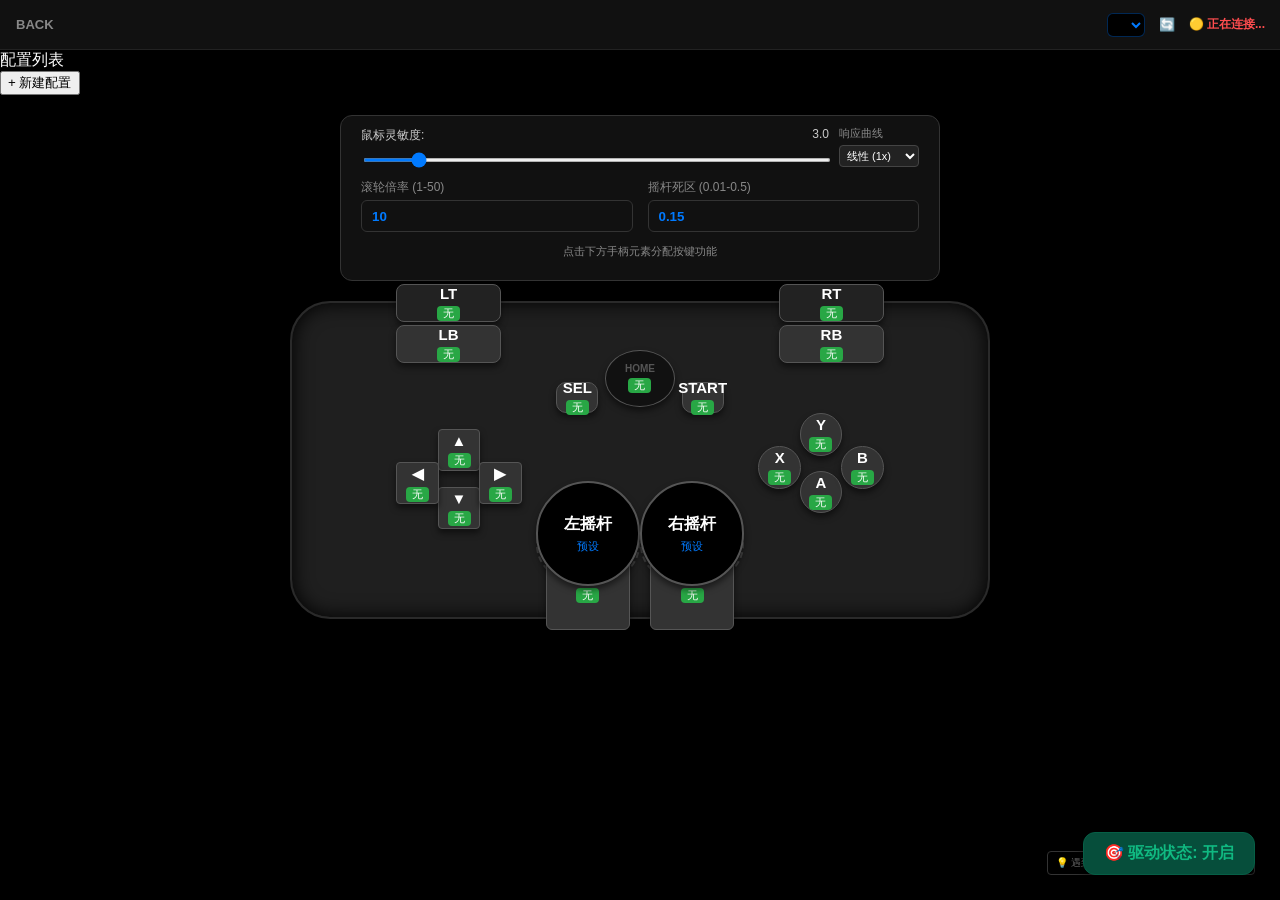
<file: templates/controller.html>
<!DOCTYPE html>
<html>

<head>
    <meta charset="UTF-8">
    <meta name="viewport"
        content="width=device-width, initial-scale=1.0, maximum-scale=1.0, user-scalable=no, viewport-fit=cover">
    <title>手柄控制器 | Macro Deck</title>
    <link rel="icon" type="image/png" href="/static/controller/favicon.png">
    <link rel="stylesheet" href="/static/controller/controller.css?v=3">
</head>

<body>
    <div class="header">
        <div class="header-btn" onclick="v(); window.location.href='/'">BACK</div>
        <div style="flex:1; display:flex; justify-content:flex-end; gap:8px; align-items:center;">
             <select id="gp-select" onchange="v(); selectGamepad(this.value)"></select>
             <div class="header-btn" style="color:#007AFF" onclick="v(); refreshGamepads()">🔄</div>
             <div class="status" id="gp-status">🟡 正在连接...</div>
        </div>
    </div>

    <div class="app-container">
        <!-- 左侧侧边栏：配置管理 -->
        <div class="sidebar">
            <div class="sidebar-header">配置列表</div>
            <div id="profile-list" class="profile-list"></div>
            <div class="sidebar-footer">
                <button class="add-p-btn" onclick="v(); addProfile()">+ 新建配置</button>
            </div>
        </div>

        <div class="main-layout flex-1">
        <div class="controls-wrapper">

            <div class="sens-group" style="margin-bottom:12px; display: flex; align-items:center; gap:10px;">
                <div style="flex:1;">
                    <label style="font-size:12px; margin-bottom:4px;">鼠标灵敏度: <span id="sens-val">3.0</span></label>
                    <input type="range" id="param-sens" min="1" max="20" step="1" value="3"
                        style="height:4px; width:100%;">
                </div>
                <div style="width:80px;">
                    <label style="font-size:11px; color:#888; margin-bottom:4px;">响应曲线</label>
                    <select id="param-curve"
                        style="background:#222; border:1px solid #444; color:white; font-size:11px; padding:3px; border-radius:4px; width:100%;">
                        <option value="linear">线性 (1x)</option>
                        <option value="medium">标准 (中)</option>
                        <option value="aggressive">强化 (强)</option>
                    </select>
                </div>
            </div>
            <div style="display: flex; gap: 15px; margin-bottom: 12px;">
                <div style="flex:1;">
                    <label style="font-size:12px; display:block; margin-bottom:4px; color:#888;">滚轮倍率 (1-50)</label>
                    <input type="number" id="param-scroll-sens" min="1" max="50" step="1" value="10"
                        style="width:100%; height:32px; background:#111; border:1px solid #333; color:#007AFF; font-weight:bold; border-radius:6px; padding: 0 10px;">
                </div>
                <div style="flex:1;">
                    <label style="font-size:12px; display:block; margin-bottom:4px; color:#888;">摇杆死区 (0.01-0.5)</label>
                    <input type="number" id="param-deadzone" min="0" max="0.5" step="0.01" value="0.15"
                        style="width:100%; height:32px; background:#111; border:1px solid #333; color:#007AFF; font-weight:bold; border-radius:6px; padding: 0 10px;">
                </div>
            </div>

            <p style="text-align: center; font-size: 11px; color: #888; margin-top: 5px;">点击下方手柄元素分配按键功能</p>
        </div>

        <!-- 可视化手柄 -->
        <div class="gamepad-visual">
            <div class="gb gb-lt" onclick="openEdit('btn_6', '左扳机 (LT/L2)')"><span class="gb-name">LT</span><span
                    class="gb-val is-none" id="val-btn_6">无</span></div>
            <div class="gb gb-rt" onclick="openEdit('btn_7', '右扳机 (RT/R2)')"><span class="gb-name">RT</span><span
                    class="gb-val is-none" id="val-btn_7">无</span></div>
            <div class="gb gb-l1" onclick="openEdit('btn_4', '左肩键 (LB/L1)')"><span class="gb-name">LB</span><span
                    class="gb-val is-none" id="val-btn_4">无</span></div>
            <div class="gb gb-r1" onclick="openEdit('btn_5', '右肩键 (RB/R1)')"><span class="gb-name">RB</span><span
                    class="gb-val is-none" id="val-btn_5">无</span></div>

            <div class="dpad-area">
                <div class="gb gb-up" onclick="openEdit('btn_12', '十字键 上')"><span class="gb-name">▲</span><span
                        class="gb-val is-none" id="val-btn_12">无</span></div>
                <div class="gb gb-down" onclick="openEdit('btn_13', '十字键 下')"><span class="gb-name">▼</span><span
                        class="gb-val is-none" id="val-btn_13">无</span></div>
                <div class="gb gb-left" onclick="openEdit('btn_14', '十字键 左')"><span class="gb-name">◀</span><span
                        class="gb-val is-none" id="val-btn_14">无</span></div>
                <div class="gb gb-right" onclick="openEdit('btn_15', '十字键 右')"><span class="gb-name">▶</span><span
                        class="gb-val is-none" id="val-btn_15">无</span></div>
            </div>

            <div class="act-area">
                <div class="gb gb-y" onclick="openEdit('btn_3', 'Y 键 (Triangle)')"><span class="gb-name">Y</span><span
                        class="gb-val is-none" id="val-btn_3">无</span></div>
                <div class="gb gb-a" onclick="openEdit('btn_0', 'A 键 (Cross)')"><span class="gb-name">A</span><span
                        class="gb-val is-none" id="val-btn_0">无</span></div>
                <div class="gb gb-x" onclick="openEdit('btn_2', 'X 键 (Square)')"><span class="gb-name">X</span><span
                        class="gb-val is-none" id="val-btn_2">无</span></div>
                <div class="gb gb-b" onclick="openEdit('btn_1', 'B 键 (Circle)')"><span class="gb-name">B</span><span
                        class="gb-val is-none" id="val-btn_1">无</span></div>
            </div>

            <div class="gb gb-sel" onclick="openEdit('btn_8', 'Select/View')"><span class="gb-name">SEL</span><span
                    class="gb-val is-none" id="val-btn_8">无</span></div>
            <div class="gb gb-guide" onclick="openEdit('btn_16', 'Guide/Home')"><span class="gb-name">HOME</span><span
                    class="gb-val is-none" id="val-btn_16">无</span></div>
            <div class="gb gb-start" onclick="openEdit('btn_9', 'Start/Menu')"><span class="gb-name">START</span><span
                    class="gb-val is-none" id="val-btn_9">无</span></div>

            <!-- 摇杆视觉 -->
            <div class="gb-ls-wrap"
                style="position:absolute; left:35%; bottom:10%; width:15%; height:26%; border:2px dashed #444; border-radius:50%; box-sizing:border-box; z-index:0;">
            </div>
            <div class="gb gb-ls" onclick="openEdit('stick_left', '左摇杆预设')" style="z-index: 10;">
                <span class="gb-name" style="font-size: 16px;">左摇杆</span><span class="gb-val"
                    id="val-stick_left">预设</span>
            </div>
            <div class="gb gb-ls-btn" onclick="openEdit('btn_10', '左摇杆按下 (L3)')"><span class="gb-name">L3按下</span><span
                    class="gb-val is-none" id="val-btn_10">无</span></div>

            <div class="gb-rs-wrap"
                style="position:absolute; right:35%; bottom:10%; width:15%; height:26%; border:2px dashed #444; border-radius:50%; box-sizing:border-box; z-index:0;">
            </div>
            <div class="gb gb-rs" onclick="openEdit('stick_right', '右摇杆预设')" style="z-index: 10;">
                <span class="gb-name" style="font-size: 16px;">右摇杆</span><span class="gb-val"
                    id="val-stick_right">预设</span>
            </div>
            <div class="gb gb-rs-btn" onclick="openEdit('btn_11', '右摇杆按下 (R3)')"><span class="gb-name">R3按下</span><span
                    class="gb-val is-none" id="val-btn_11">无</span></div>
        </div>
    </div>

    <!-- Unified Master Binding Modal -->
    <div id="vkb-modal" class="modal-outer" style="display: none;">
        <div class="modal-content" style="max-width: 800px; width: 95%; padding: 10px;">
            <div class="modal-header"
                style="display: flex; justify-content: space-between; align-items: center; margin-bottom: 10px;">
                <h3 id="vkb-title"
                    style="margin: 0; padding-bottom: 0px; border: none; font-size: 15px; color:#007AFF;">请分配功能...</h3>
                <button onclick="document.getElementById('vkb-modal').style.display='none'"
                    style="background: #333; color: white; border: none; padding: 6px 12px; border-radius: 6px; font-weight: bold;">取消设置</button>
            </div>

            <!-- Stick Presets Only -->
            <div id="stick-presets-area" style="display:none; gap: 8px; flex-wrap: wrap; justify-content:center;">
                <button class="k-sym"
                    style="flex:auto; padding: 20px; font-size: 15px; background: #28a745; color: white;"
                    onclick="v(); assignVKey('none')">🚫 禁用摇杆</button>
                <button class="k-sym" style="flex:auto; padding: 20px; font-size: 15px; background: #007AFF;"
                    onclick="v(); assignVKey('mouse')">🖱️ 光标移动 (鼠标)</button>
                <button class="k-sym" style="flex:auto; padding: 15px; background: #005bb5;"
                    onclick="v(); assignVKey('scroll')">🖱️ 滚轮翻页 (自然方向)</button>
                <button class="k-sym" style="flex:auto; padding: 15px; background: #005bb5;"
                    onclick="v(); assignVKey('scroll_rev')">🖱️ 滚轮 (指向方向)</button>
                <button class="k-sym" style="flex:auto; padding: 15px;" onclick="v(); assignVKey('arrows')">⌨️
                    映射方向键</button>
                <button class="k-sym" style="flex:auto; padding: 20px; font-size: 15px;"
                    onclick="v(); assignVKey('wasd')">⌨️ 映射 WASD</button>
                <button class="k-sym" style="flex:auto; padding: 20px; font-size: 15px;"
                    onclick="v(); assignVKey('hjkl')">⌨️ 映射 HJKL</button>
            </div>

            <!-- Quick Presets for ABXY/D-PAD -->
            <div id="quick-presets-area"
                style="display:none; gap: 8px; flex-wrap: wrap; margin-bottom: 10px; justify-content:center; background: #222; padding: 10px; border-radius: 8px;">
                <span id="quick-preset-title" style="flex:100%; font-size:12px; color:#888; text-align:center;">💡
                    快速覆盖整个按键组的配置:</span>
                <button class="k-sym" style="flex:auto; padding: 10px; font-size:13px;"
                    onclick="v(); assignBulk('arrows')">填入: 方向键</button>
                <button class="k-sym" style="flex:auto; padding: 10px; font-size:13px;"
                    onclick="v(); assignBulk('wasd')">填入: WASD</button>
                <button class="k-sym" style="flex:auto; padding: 10px; font-size:13px;"
                    onclick="v(); assignBulk('hjkl')">填入: HJKL</button>
            </div>

            <!-- Full Keyboard & Mouse for Buttons -->
            <div id="combo-mode-bar"
                style="display:none; justify-content:space-between; align-items:center; background:#111; padding:8px 12px; border-radius:8px; margin-bottom:10px; border:1px solid #333;">
                <label style="display:flex; align-items:center; gap:8px; cursor:pointer;">
                    <input type="checkbox" id="combo-toggle" onchange="toggleComboMode(this.checked)"
                        style="width:16px; height:16px;">
                    <span style="font-size:14px; font-weight:bold; color:#ffcc00;">开启组合键联动</span>
                </label>
                <div id="combo-display"
                    style="display:none; flex:1; margin:0 10px; background:#000; padding:6px 8px; border-radius:6px; font-size:13px; color:#00ff00; min-height:18px; text-align:center; font-weight:bold;">
                </div>
                <div style="display:flex; gap:5px;">
                    <button id="combo-confirm-btn"
                        style="display:none; background:#007AFF; color:white; border:none; padding:6px 14px; border-radius:6px; font-weight:bold; cursor:pointer;"
                        onclick="confirmCombo()">确认</button>
                    <button id="combo-clear-btn"
                        style="display:none; background:#ff3b30; color:white; border:none; padding:6px 14px; border-radius:6px; font-weight:bold; cursor:pointer;"
                        onclick="clearCombo()">清除</button>
                </div>
            </div>

            <div class="keyboard-grid" id="vk-grid" style="min-height: 200px;">
                <!-- 顶栏功能区：合并了设置和快捷操作 -->
                <div class="row" style="margin-bottom: 10px; gap: 8px;">
                    <!-- 左侧：功能清除与鼠标按键 -->
                    <div style="flex: 1.2; display: flex; gap: 4px;">
                        <button class="k-sym" style="flex: 1.2; background: #28a745; color: white; font-size: 11px;"
                            onclick="v(); assignVKey('none')">🚫 无</button>
                        <button class="k-sym" style="flex: 1; background: #333; color: #fff; font-size: 11px; padding:0"
                            onclick="v(); assignVKey('click_left')">🖱️左</button>
                        <button class="k-sym" style="flex: 1; background: #007AFF; color: white; font-size: 11px; padding:0"
                            onclick="v(); assignVKey('click_middle')">🖱️中</button>
                        <button class="k-sym" style="flex: 1; background: #333; color: #fff; font-size: 11px; padding:0"
                            onclick="v(); assignVKey('click_right')">🖱️右</button>
                        <button class="k-sym" style="flex: 1; background: #333; color: #fff; font-size: 11px; padding:0"
                            onclick="v(); assignVKey('scroll_up')">🖱️滚轮上</button>
                        <button class="k-sym" style="flex: 1; background: #333; color: #fff; font-size: 11px; padding:0"
                            onclick="v(); assignVKey('scroll_down')">🖱️滚轮下</button>
                    </div>
                    
                    <!-- 右侧：手动输入功能框 -->
                    <div style="flex: 1; display: flex; gap: 4px; background: #1a1a1a; padding: 2px; border-radius: 6px; border: 1px solid #444;">
                        <input type="text" id="manual-key-input" placeholder="输入按键 (f11)"
                            style="flex: 1; background: transparent; border: none; color: #00ff00; font-size: 11px; padding: 0 4px; outline: none; min-width: 0;">
                        <button onclick="v(); assignManualKey()"
                            style="height: 100%; padding: 0 6px; background: #007AFF; color: white; border: none; font-size: 10px; border-radius: 4px; flex-shrink: 0; min-width:35px;">绑定</button>
                        <button onclick="v(); toggleKeyHelp()"
                            style="height: 100%; padding: 0 4px; background: #444; color: #fff; border: none; font-size: 12px; border-radius: 4px; flex-shrink: 0; cursor:pointer;">❔</button>
                    </div>
                </div>

                <!-- 手动输入按键名提示面板 -->
                <div id="key-help-panel" style="display:none; background:#222; border:1px solid #444; border-radius:8px; padding:10px; margin-bottom:10px; max-height:150px; overflow-y:auto; font-size:11px; color:#ccc; line-height:1.6;">
                    <b style="color:#007AFF;">支持的特殊按键名:</b><br/>
                    <span style="color:#888;">修饰键:</span> ctrl, shift, alt, win, command, cmd, meta<br/>
                    <span style="color:#888;">导航:</span> up, down, left, right, page_up, page_down, home, end, insert, delete<br/>
                    <span style="color:#888;">功能:</span> enter, esc, tab, backspace, space, caps_lock, print_screen, f1-f20<br/>
                    <span style="color:#888;">多媒体:</span> media_play_pause, media_volume_mute, media_volume_up, media_volume_down, media_next, media_previous<br/>
                    <span style="color:#888;">符号:</span> comma(,), dot(.), slash(/), semicolon(;), quote('), bracket_l([), bracket_r(]), backslash(\), backtick(`), minus(-), equal(=)
                </div>

                <!-- 键盘复刻 -->
                <div class="row" style="font-size: 10px;">
                    <button class="k-f esc" style="flex:0.6" onclick="v(); assignVKey('esc')">ESC</button>
                    <button class="k-f" onclick="v(); assignVKey('f1')">F1</button><button class="k-f"
                        onclick="v(); assignVKey('f2')">F2</button><button class="k-f"
                        onclick="v(); assignVKey('f3')">F3</button><button class="k-f"
                        onclick="v(); assignVKey('f4')">F4</button>
                    <button class="k-f" onclick="v(); assignVKey('f5')">F5</button><button class="k-f"
                        onclick="v(); assignVKey('f6')">F6</button><button class="k-f"
                        onclick="v(); assignVKey('f7')">F7</button><button class="k-f"
                        onclick="v(); assignVKey('f8')">F8</button>
                    <button class="k-f" onclick="v(); assignVKey('f9')">F9</button><button class="k-f"
                        onclick="v(); assignVKey('f10')">F10</button>
                    <button class="k-f" onclick="v(); assignVKey('f11')">F11</button><button class="k-f"
                        onclick="v(); assignVKey('f12')">F12</button>
                    <button class="k-f" style="flex:0.6; color:#ff3b30;"
                        onclick="v(); assignVKey('delete')">DEL</button>
                </div>
                <div class="row">
                    <button class="k-esc" onclick="v(); assignVKey('`')">`</button>
                    <button class="k-sym" onclick="v(); assignVKey('1')">1</button><button class="k-sym"
                        onclick="v(); assignVKey('2')">2</button><button class="k-sym"
                        onclick="v(); assignVKey('3')">3</button><button class="k-sym"
                        onclick="v(); assignVKey('4')">4</button><button class="k-sym"
                        onclick="v(); assignVKey('5')">5</button><button class="k-sym"
                        onclick="v(); assignVKey('6')">6</button><button class="k-sym"
                        onclick="v(); assignVKey('7')">7</button><button class="k-sym"
                        onclick="v(); assignVKey('8')">8</button><button class="k-sym"
                        onclick="v(); assignVKey('9')">9</button><button class="k-sym"
                        onclick="v(); assignVKey('0')">0</button>
                    <button class="k-sym" onclick="v(); assignVKey('-')">-</button><button class="k-sym"
                        onclick="v(); assignVKey('=')">=</button>
                    <button class="k-wide" onclick="v(); assignVKey('backspace')">BACK</button>
                </div>
                <div class="row">
                    <button class="k-wide" onclick="v(); assignVKey('tab')">TAB</button>
                    <button onclick="v(); assignVKey('q')">Q</button><button
                        onclick="v(); assignVKey('w')">W</button><button
                        onclick="v(); assignVKey('e')">E</button><button
                        onclick="v(); assignVKey('r')">R</button><button
                        onclick="v(); assignVKey('t')">T</button><button
                        onclick="v(); assignVKey('y')">Y</button><button
                        onclick="v(); assignVKey('u')">U</button><button
                        onclick="v(); assignVKey('i')">I</button><button
                        onclick="v(); assignVKey('o')">O</button><button onclick="v(); assignVKey('p')">P</button>
                    <button class="k-sym" onclick="v(); assignVKey('[')">[</button><button class="k-sym"
                        onclick="v(); assignVKey(']')">]</button><button class="k-sym"
                        onclick="v(); assignVKey('\\')">\</button>
                </div>
                <div class="row">
                    <button class="k-caps" onclick="v(); assignVKey('caps')">CAPS</button>
                    <button onclick="v(); assignVKey('a')">A</button><button
                        onclick="v(); assignVKey('s')">S</button><button
                        onclick="v(); assignVKey('d')">D</button><button
                        onclick="v(); assignVKey('f')">F</button><button
                        onclick="v(); assignVKey('g')">G</button><button
                        onclick="v(); assignVKey('h')">H</button><button
                        onclick="v(); assignVKey('j')">J</button><button
                        onclick="v(); assignVKey('k')">K</button><button onclick="v(); assignVKey('l')">L</button>
                    <button class="k-sym" onclick="v(); assignVKey(';')">;</button><button class="k-sym"
                        onclick="v(); assignVKey('\'')">'</button>
                    <button class="k-enter" onclick="v(); assignVKey('enter')">ENTER</button>
                </div>
                <div class="row">
                    <button class="k-shift" onclick="v(); assignVKey('shift')">SHIFT</button>
                    <button onclick="v(); assignVKey('z')">Z</button><button
                        onclick="v(); assignVKey('x')">X</button><button
                        onclick="v(); assignVKey('c')">C</button><button
                        onclick="v(); assignVKey('v')">V</button><button
                        onclick="v(); assignVKey('b')">B</button><button
                        onclick="v(); assignVKey('n')">N</button><button onclick="v(); assignVKey('m')">M</button>
                    <button class="k-sym" onclick="v(); assignVKey(',')">,</button><button class="k-sym"
                        onclick="v(); assignVKey('.')">.</button><button class="k-sym"
                        onclick="v(); assignVKey('/')">/</button>
                    <div style="flex: 2.4; display:flex; gap:4px; height:100%;">
                        <div style="flex:0.55;"></div>
                        <button class="k-arrow" style="flex:1 !important;" onclick="v(); assignVKey('up')">↑</button>
                        <div style="flex:1;"></div>
                    </div>
                </div>
                <div class="row">
                    <button class="k-wide" onclick="v(); assignVKey('ctrl')">CTRL</button><button
                        onclick="v(); assignVKey('win')">WIN</button><button
                        onclick="v(); assignVKey('alt')">ALT</button>
                    <button class="k-space" onclick="v(); assignVKey('space')">SPACE</button>
                    <div style="flex: 2.4; display:flex; gap:4px; height:100%;">
                        <button class="k-arrow" style="flex:1 !important;" onclick="v(); assignVKey('left')">←</button>
                        <button class="k-arrow" style="flex:1 !important;" onclick="v(); assignVKey('down')">↓</button>
                        <button class="k-arrow" style="flex:1 !important;" onclick="v(); assignVKey('right')">→</button>
                    </div>
                </div>
            </div>
        </div>
    </div>

        </div>
    </div>

    <!-- 浮动在右下角的总开关与工具提示 -->
    <div style="position: fixed; bottom: 25px; right: 25px; z-index: 1500; display: flex; flex-direction: column; gap: 8px; align-items: flex-end;">
        <a href="https://joyxoff.com/en/" target="_blank" style="font-size: 10px; color: #666; text-decoration: none; background: rgba(0,0,0,0.4); padding: 4px 8px; border-radius: 4px; border: 1px solid #333;">
            💡 遇到双重输入？试试 JoyXoff (屏蔽工具)
        </a>
        <div id="master-switch-btn" class="master-switch floating-switch active" onclick="v(); toggleMapping()" style="margin:0;">
            🎯 驱动状态: 开启
        </div>
    </div>

    <script src="https://cdn.socket.io/4.5.4/socket.io.min.js"></script>
    <script src="/static/controller/controller.js?v=5"></script>
</body>

</html>
</file>
<file: static/controller/controller.css>
* {
    -webkit-touch-callout: none;
    -webkit-user-select: none;
    user-select: none;
    outline: none;
    box-sizing: border-box;
}

body {
    margin: 0;
    padding: 0;
    background: #000;
    color: #fff;
    font-family: -apple-system, BlinkMacSystemFont, "Segoe UI", Roboto, Helvetica, Arial, sans-serif;
    height: 100vh;
    display: flex;
    flex-direction: column;
    overflow: hidden;
}

.header {
    height: 50px;
    display: flex;
    align-items: center;
    padding: 0 10px;
    background: #111;
    border-bottom: 1px solid #222;
    gap: 15px;
}

.header-btn {
    font-size: 13px;
    color: #888;
    padding: 8px 6px;
    font-weight: bold;
    text-transform: uppercase;
    cursor: pointer;
}

.profile-selector {
    flex: 1;
    display: flex;
    justify-content: center;
    align-items: center;
    gap: 5px;
}

.header select {
    background: #000;
    border: 1px solid #444;
    color: #007AFF; /* 蓝色字体区分功能 */
    font-weight: bold;
    padding: 4px 8px;
    border-radius: 6px;
    font-size: 11px;
    transition: all 0.2s;
    outline: none;
    cursor: pointer;
}

.header select:focus {
    border-color: #007AFF;
    box-shadow: 0 0 5px rgba(0, 122, 255, 0.3);
}

#profile-select {
    color: #888 !important;
    max-width: 100px;
}

#gp-select {
    max-width: 130px;
    border-color: #007AFF55;
}

.status {
    font-size: 12px;
    font-weight: bold;
    color: #ff4d4f;
    padding-right: 5px;
}

.status.connected {
    color: #52c41a;
}

.main-layout {
    flex: 1;
    overflow-y: auto;
    padding: 20px;
    display: flex;
    flex-direction: column;
    align-items: center;
}

.controls-wrapper {
    width: 100%;
    max-width: 600px;
    padding: 10px 20px;
    background: #111;
    border: 1px solid #333;
    border-radius: 12px;
    margin-bottom: 20px;
}

.sens-group {
    margin-bottom: 25px;
}

.sens-group label {
    display: flex;
    justify-content: space-between;
    font-size: 14px;
    margin-bottom: 10px;
    color: #ccc;
}

.sens-group input[type="range"] {
    width: 100%;
    accent-color: #007AFF;
}

/* --- Gamepad Visual Layout --- */
.gamepad-visual {
    position: relative;
    width: 100%;
    max-width: 600px;
    aspect-ratio: 16 / 9; /* Controller shape */
    background: #1f1f1f;
    border-radius: 40px;
    box-shadow: inset 0 0 20px #000;
    margin: 0 auto;
    border: 2px solid #2a2a2a;
}

/* Generic button class */
.gb {
    position: absolute;
    display: flex;
    flex-direction: column;
    align-items: center;
    justify-content: center;
    background: #333;
    border: 1px solid #555;
    border-radius: 50%;
    aspect-ratio: 1 / 1;
    height: auto;
    color: #fff;
    cursor: pointer;
    text-align: center;
    transition: transform 0.1s, background 0.1s;
    user-select: none;
    box-shadow: 0 4px 6px rgba(0,0,0,0.5);
}

.gb:active { transform: scale(0.9); background: #555; }

.gb-name { font-size: 15px; font-weight: bold; }
.gb-val { 
    font-size: 11px; 
    color: #007aff; 
    margin-top: 4px; 
    line-height: 1; 
    background: #000; 
    padding: 2px 6px; 
    border-radius: 4px;
    transition: all 0.2s;
}
.gb-val.is-none {
    background: #28a745 !important;
    color: #fff !important;
}

/* Triggers & Bumpers */
.gb-rt, .gb-r1 { border-radius: 8px; height: 12%; width: 15%; right: 15%; aspect-ratio: auto; }
.gb-rt { top: -6%; background: #222; }
.gb-r1 { top: 7%; }

.gb-lt, .gb-l1 { border-radius: 8px; height: 12%; width: 15%; left: 15%; aspect-ratio: auto; }
.gb-lt { top: -6%; background: #222; }
.gb-l1 { top: 7%; }

/* D-Pad (Left cluster area) */
.dpad-area { position: absolute; left: 15%; top: 40%; width: 18%; height: 32%; display: flex; align-items:center; justify-content:center; }
.gb-up { position: absolute; top: 0; left: 33%; width: 34%; height: auto; border-radius: 4px; }
.gb-down { position: absolute; bottom: 0; left: 33%; width: 34%; height: auto; border-radius: 4px; }
.gb-left { position: absolute; top: 33%; left: 0; width: 34%; height: auto; border-radius: 4px; }
.gb-right { position: absolute; top: 33%; right: 0; width: 34%; height: auto; border-radius: 4px; }

/* Action Buttons (Right cluster) */
.act-area { position: absolute; right: 15%; top: 35%; width: 18%; height: 32%; }
.gb-y { position: absolute; top: 0; left: 33%; width: 34%; height: auto; }
.gb-a { position: absolute; bottom: 0; left: 33%; width: 34%; height: auto; }
.gb-x { position: absolute; top: 33%; left: 0; width: 34%; height: auto; }
.gb-b { position: absolute; top: 33%; right: 0; width: 34%; height: auto; }

/* Centers */
.gb-sel { position: absolute; left: 38%; top: 25%; width: 6%; height: 10%; border-radius: 10px; font-size: 8px; aspect-ratio: auto; }
.gb-start { position: absolute; right: 38%; top: 25%; width: 6%; height: 10%; border-radius: 10px; font-size: 8px; aspect-ratio: auto; }
.gb-guide { position: absolute; left: 45%; top: 15%; width: 10%; height: 18%; background: #111; aspect-ratio: auto; }
.gb-guide .gb-name { font-size: 10px; color: #555; }

/* Sticks */
.gb-ls { position: absolute; left: 35%; bottom: 10%; width: 15%; aspect-ratio: 1/1; background: #000; border: 2px solid #555; }
.gb-rs { position: absolute; right: 35%; bottom: 10%; width: 15%; aspect-ratio: 1/1; background: #000; border: 2px solid #555; }

/* Stick buttons (L3/R3) */
.gb-ls-btn { position: absolute; left: 36.5%; bottom: -4%; width: 12%; aspect-ratio: 1/1; font-size:8px; border-radius: 6px; padding: 2px; }
.gb-rs-btn { position: absolute; right: 36.5%; bottom: -4%; width: 12%; aspect-ratio: 1/1; font-size:8px; border-radius: 6px; padding: 2px; }

.gb-ls-btn .gb-name, .gb-rs-btn .gb-name { font-size: 8px; }

/* Modal Edit */
.modal-outer {
    display: none;
    position: fixed;
    top: 0;
    left: 0;
    width: 100%;
    height: 100%;
    background: rgba(0, 0, 0, 0.9);
    z-index: 2000;
    align-items: center;
    justify-content: center;
}

.modal-content {
    background: #1a1a1a;
    width: 90%;
    max-width: 400px;
    padding: 20px;
    border-radius: 20px;
    border: 1px solid #333;
}

.modal-header h3 {
    margin: 0;
    color: #007AFF;
    font-size: 16px;
    margin-bottom: 20px;
    border-bottom: 1px solid #333;
    padding-bottom: 10px;
}

.input-group label {
    display: flex;
    font-size: 14px;
    color: #aaa;
    margin-bottom: 8px;
}

.input-group select {
    width: 100%;
    background: #000;
    border: 1px solid #444;
    color: #fff;
    padding: 12px;
    border-radius: 10px;
    font-size: 16px;
}

.modal-actions {
    display: flex;
    gap: 10px;
}

.modal-btn {
    flex: 1;
    padding: 14px;
    border-radius: 12px;
    border: none;
    font-weight: bold;
    font-size: 14px;
    cursor: pointer;
}

.btn-save { background: #007AFF; color: #fff; }
.btn-cancel { background: #333; color: #eee; }

/* 横屏适配优化 */
@media (orientation: landscape) {
    .gamepad-visual {
        max-width: 700px;
        aspect-ratio: 2.2 / 1;
    }
}

/* Enable Master Switch */
.master-switch {
    background: #111;
    border: 1px solid #333;
    padding: 10px 20px;
    border-radius: 12px;
    text-align: center;
    font-size: 16px;
    font-weight: bold;
    cursor: pointer;
    transition: all 0.2s;
    user-select: none;
}
.floating-switch {
    position: fixed;
    bottom: 25px;
    right: 25px;
    z-index: 1500;
    width: auto;
    min-width: 140px;
    box-shadow: 0 4px 15px rgba(0,0,0,0.4);
    backdrop-filter: blur(5px);
    border: 1px solid rgba(255,255,255,0.1);
}
.master-switch.active {
    background: #064e3b; /* 深翠绿，不晃眼 */
    color: #10b981; /* 柔和的亮绿字体 */
    border-color: #065f46;
    box-shadow: 0 4px 12px rgba(0, 0, 0, 0.5);
}
.master-switch:active {
    transform: scale(0.95);
}

/* Virtual Keyboard Grid (Recovered from keyboard.html) */
.keyboard-grid {
    display: flex;
    flex-direction: column;
    gap: 4px;
    width: 100%;
}
.keyboard-grid .row {
    display: flex;
    gap: 4px;
    width: 100%;
    height: 44px; /* Fix row height */
}
.keyboard-grid button {
    background: #1a1a1a;
    border: 1px solid #333;
    color: #eee;
    border-radius: 6px;
    font-size: 12px;
    font-weight: bold;
    display: flex;
    align-items: center;
    justify-content: center;
    flex: 1; /* Stretch buttons evenly */
    cursor: pointer;
    transition: all 0.1s;
    padding: 0;
}
.keyboard-grid button:active { background: #007AFF !important; }

/* Stick Presets Styles (Fixes naked buttons) */
#stick-presets-area button {
    background: #1a1a1a;
    border: 1px solid #333;
    color: #eee;
    border-radius: 8px;
    font-size: 14px;
    font-weight: bold;
    cursor: pointer;
    transition: all 0.1s;
    display: flex;
    align-items: center;
    justify-content: center;
}
#stick-presets-area button:active { background: #007AFF !important; border-color: #007AFF; }

/* Custom Keys specific styles from keyboard.html */
.k-f { color: #888; background: #0d0d0d !important; font-size: 10px !important; }
.esc { flex: 0.8 !important; color: #ff3b30 !important; }
.k-wide { flex: 1.5 !important; background: #222 !important; }
.k-arrow { flex: 0.8 !important; background: #4f4f4f !important; }
.k-caps { flex: 1.6 !important; background: #222 !important; font-size: 10px !important; }
.k-enter { flex: 2 !important; background: #005bb5 !important; }
.k-shift { flex: 2 !important; }
.k-space { flex: 7 !important; background: #222 !important; }
</file>
